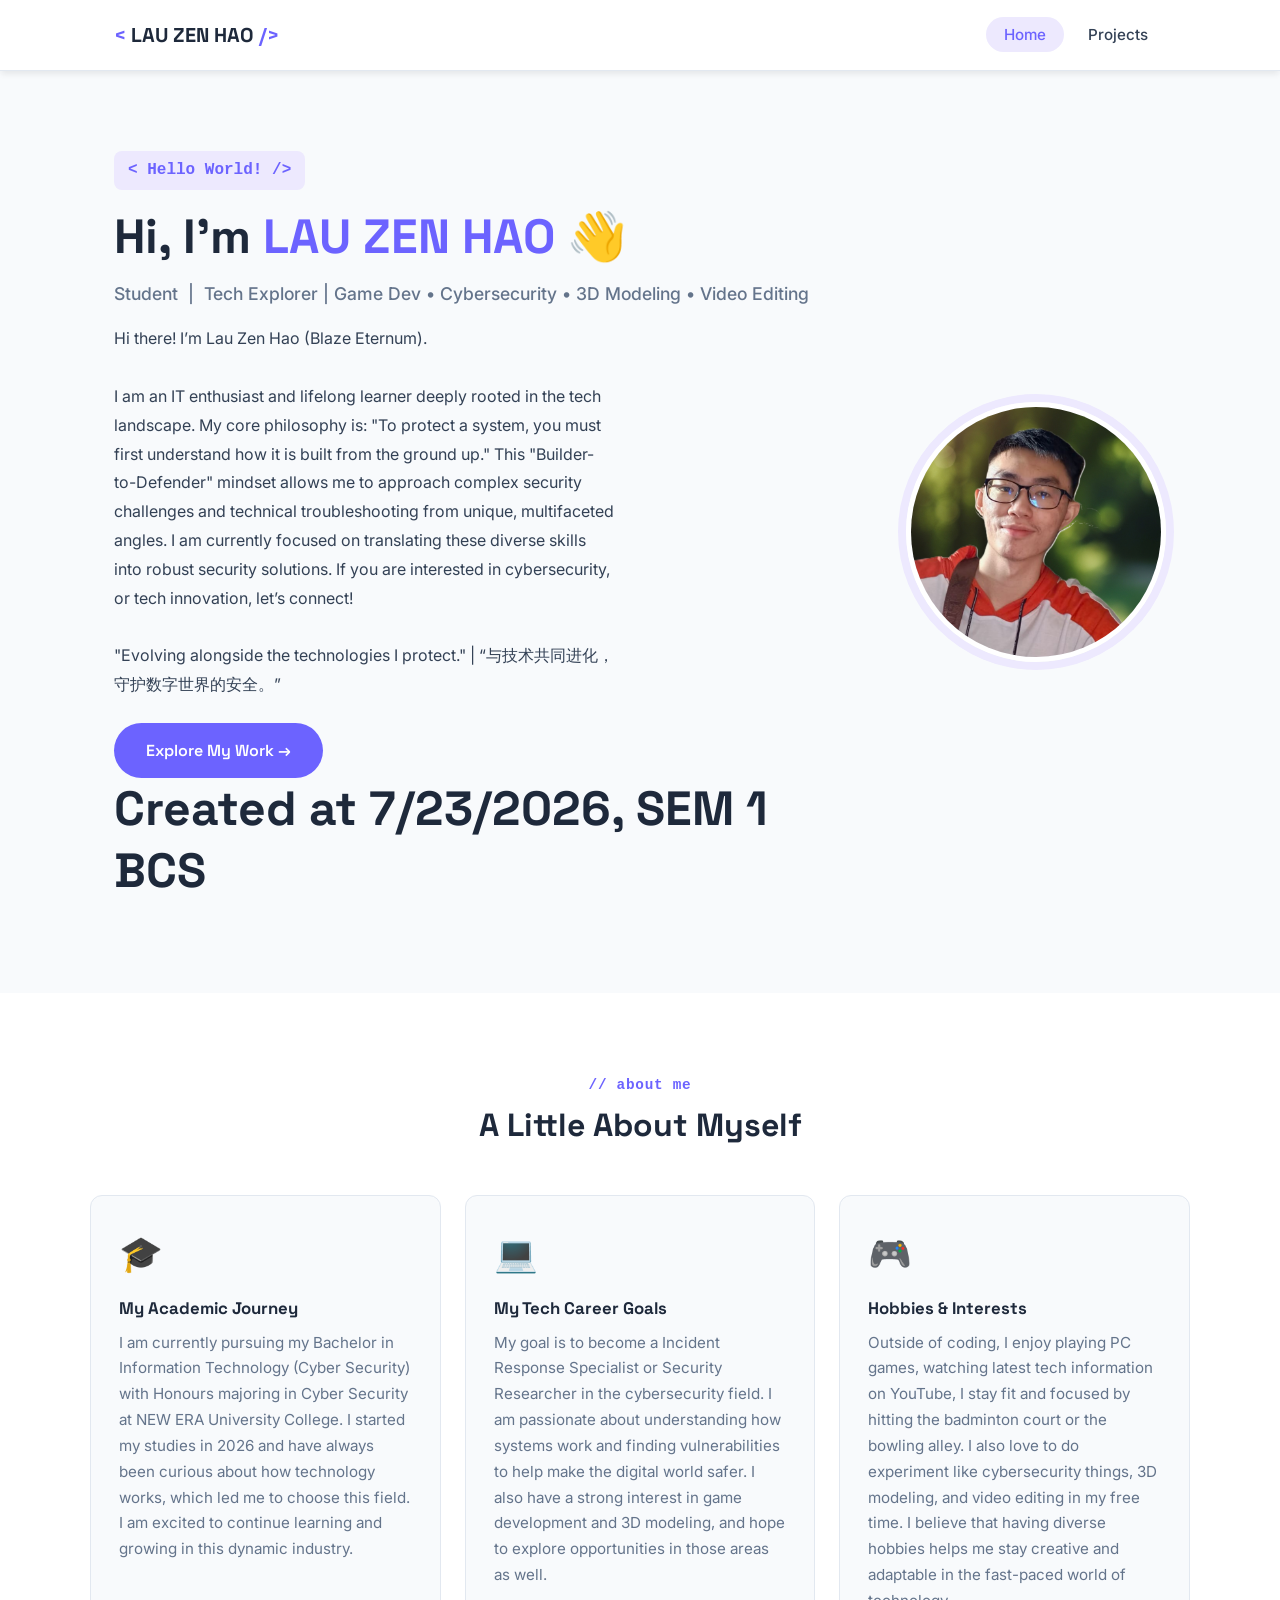
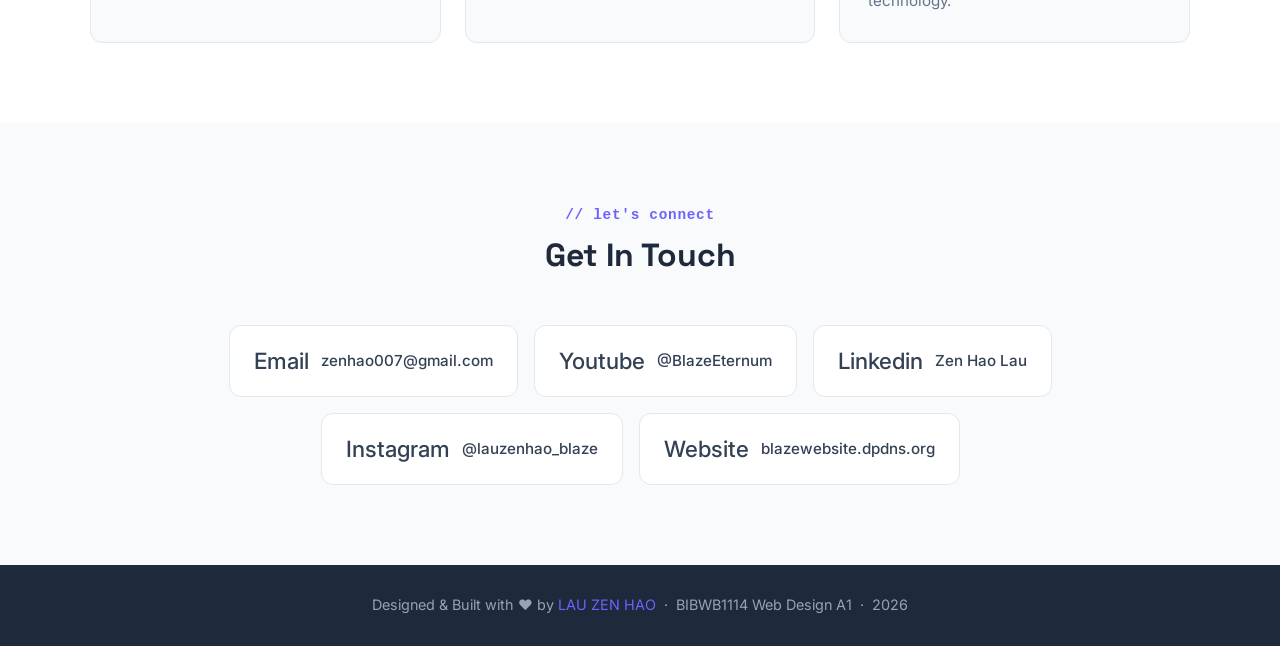
<file: index.html>
<!-- ===================================================
index.html — Main page of your portfolio
Portfolio: LAU ZEN HAO
ID: 2650173-BCS
BIBWB1114 Web Design — Individual Assignment 1
=================================================== -->

<!DOCTYPE html>
<html lang="en">
<head>
    <meta charset="UTF-8">
    <meta name="viewport" content="width=device-width, initial-scale=1.0">

    <!-- Title -->
    <title>LAU ZEN HAO — Web Portfolio</title>

    <!-- Google Fonts: Space Grotesk (headings) + Inter (body) -->
    <link href="https://fonts.googleapis.com/css2?family=Space+Grotesk:wght@400;500;600;700&family=Inter:wght@400;500;600&display=swap" rel="stylesheet">

    <!-- stylesheet -->
    <link rel="stylesheet" href="css/style.css">
</head>
<body>

    <!-- Header and Navigation -->
    <header>
        <nav class="navbar">

            <!-- Logo / Name on the left -->
            <div class="nav-logo">
                <span class="logo-bracket">&lt;</span>
                LAU ZEN HAO          <!-- CHANGE: your name -->
                <span class="logo-bracket">/&gt;</span>
            </div>

            <!-- Navigation links on the right -->
            <ul class="nav-links">
                <li><a href="index.html" class="active">Home</a></li>
                <li><a href="projects.html">Projects</a></li>
            </ul>

        </nav>
    </header>


    <!-- main content-->
    <main>

        <!-- Hero Section -->

        <section class="hero">

            <!-- Text column (left) -->
            <div class="hero-text">

                <!-- Fun code-style greeting badge -->
                <p class="hero-tag">&#60; Hello World! /&#62;</p>

                <h1>Hi, I'm <span class="highlight">LAU ZEN HAO</span> 👋</h1>

                <p class="hero-subtitle">Student &nbsp;|&nbsp; Tech Explorer | Game Dev • Cybersecurity • 3D Modeling • Video Editing</p>

                <!-- bio -->
                <p class="hero-bio">
                    Hi there! I’m Lau Zen Hao (Blaze Eternum).
                    <br><br>
                    I am an IT enthusiast and lifelong learner deeply rooted in the tech landscape. My core philosophy is: "To protect a system, you must first understand how it is built from the ground up." This "Builder-to-Defender" mindset allows me to approach complex security challenges and technical troubleshooting from unique, multifaceted angles.
                    I am currently focused on translating these diverse skills into robust security solutions. If you are interested in cybersecurity, or tech innovation, let’s connect!
                    <br><br>
                    "Evolving alongside the technologies I protect." | “与技术共同进化，守护数字世界的安全。”
                </p>

                <!-- Call-to-action button — links to Page 2 -->
                <a href="projects.html" class="btn-primary">Explore My Work →</a>
                <h1>Created at 7/23/2026, SEM 1 BCS</h1>

            </div>

            <!-- Profile image column (right) -->
            <div class="hero-image">   

                <div class="profile-img-wrapper">
                    <img src="images/Image_blaze.png" alt="LAU ZEN HAO" class="profile-img">
                </div>
            </div>
        </section>


        <!-- -----------------------------------------------
             ABOUT ME SECTION
             3 cards: Academic journey, career goals, hobbies
             ----------------------------------------------- -->
        <section class="about">

            <div class="section-header">
                <span class="section-tag">// about me</span>
                <h2>A Little About Myself</h2>
            </div>

            <div class="about-content">

                <!-- Card 1: Academic Journey -->
                <div class="about-card">
                    <span class="about-icon">🎓</span>
                    <h3>My Academic Journey</h3>
                    <p>
                        I am currently pursuing my Bachelor in Information Technology (Cyber Security) with Honours
                        majoring in Cyber Security at NEW ERA University College. I started my studies
                        in 2026 and have always been curious about how technology works, which led me to choose this field. 
                        I am excited to continue learning and growing in this dynamic industry.
                    </p>
                </div>

                <!-- Card 2: Career Goals -->
                <div class="about-card">
                    <span class="about-icon">💻</span>
                    <h3>My Tech Career Goals</h3>
                    <p>
                        My goal is to become a Incident Response Specialist or Security Researcher in the cybersecurity field.
                        I am passionate about understanding how systems work and finding vulnerabilities to help make the digital world safer. 
                        I also have a strong interest in game development and 3D modeling, and hope to explore opportunities in those areas as well.
                    </p>
                </div>

                <!-- Card 3: Hobbies -->
                <div class="about-card">
                    <span class="about-icon">🎮</span>
                    <h3>Hobbies & Interests</h3>
                    <p>
                        Outside of coding, I enjoy playing PC games, watching latest tech 
                        information on YouTube, I stay fit and focused by hitting the badminton court or the bowling alley.
                        I also love to do experiment like cybersecurity things, 3D modeling, and video editing in my free time. 
                        I believe that having diverse hobbies helps me stay creative and adaptable in the fast-paced world of technology.
                    </p>
                </div>

            </div>
        </section>


        <!-- -----------------------------------------------
             CONTACT / SOCIAL LINKS SECTION
             ----------------------------------------------- -->
        <section class="contact-section">

            <div class="contact-wrapper">

                <div class="section-header">
                    <span class="section-tag">// let's connect</span>
                    <h2>Get In Touch</h2>
                </div>

                <div class="contact-links">

                    <a href="mailto:zenhao007@gmail.com" class="contact-card">
                        <span class="contact-icon">Email</span>
                        <span>zenhao007@gmail.com</span>
                    </a>

                    <a href="https://www.youtube.com/@BlazeEternum" target="_blank" class="contact-card">
                        <span class="contact-icon">Youtube</span>
                        <span>@BlazeEternum</span>
                    </a>

                    <a href="https://www.linkedin.com/in/zen-hao-lau-334884223/" target="_blank" class="contact-card">
                        <span class="contact-icon">Linkedin</span>
                        <span>Zen Hao Lau</span>
                    </a>
                    
                    <a href="https://www.instagram.com/lauzenhao_blaze/" target="_blank" class="contact-card">
                        <span class="contact-icon">Instagram</span>
                        <span>@lauzenhao_blaze</span>
                    </a>

                    <a href="https://blazewebsite.dpdns.org/" target="_blank" class="contact-card">
                        <span class="contact-icon">Website</span>
                        <span>blazewebsite.dpdns.org</span>
                    </a>

                </div>
            </div>
        </section>


    </main>


    <!-- FOOTER -->
    <footer>
        <p>
            Designed &amp; Built with ❤️ by <span class="highlight">LAU ZEN HAO</span>
            &nbsp;·&nbsp; BIBWB1114 Web Design A1 &nbsp;·&nbsp; 2026
        </p>
    </footer>


</body>
</html>
</file>
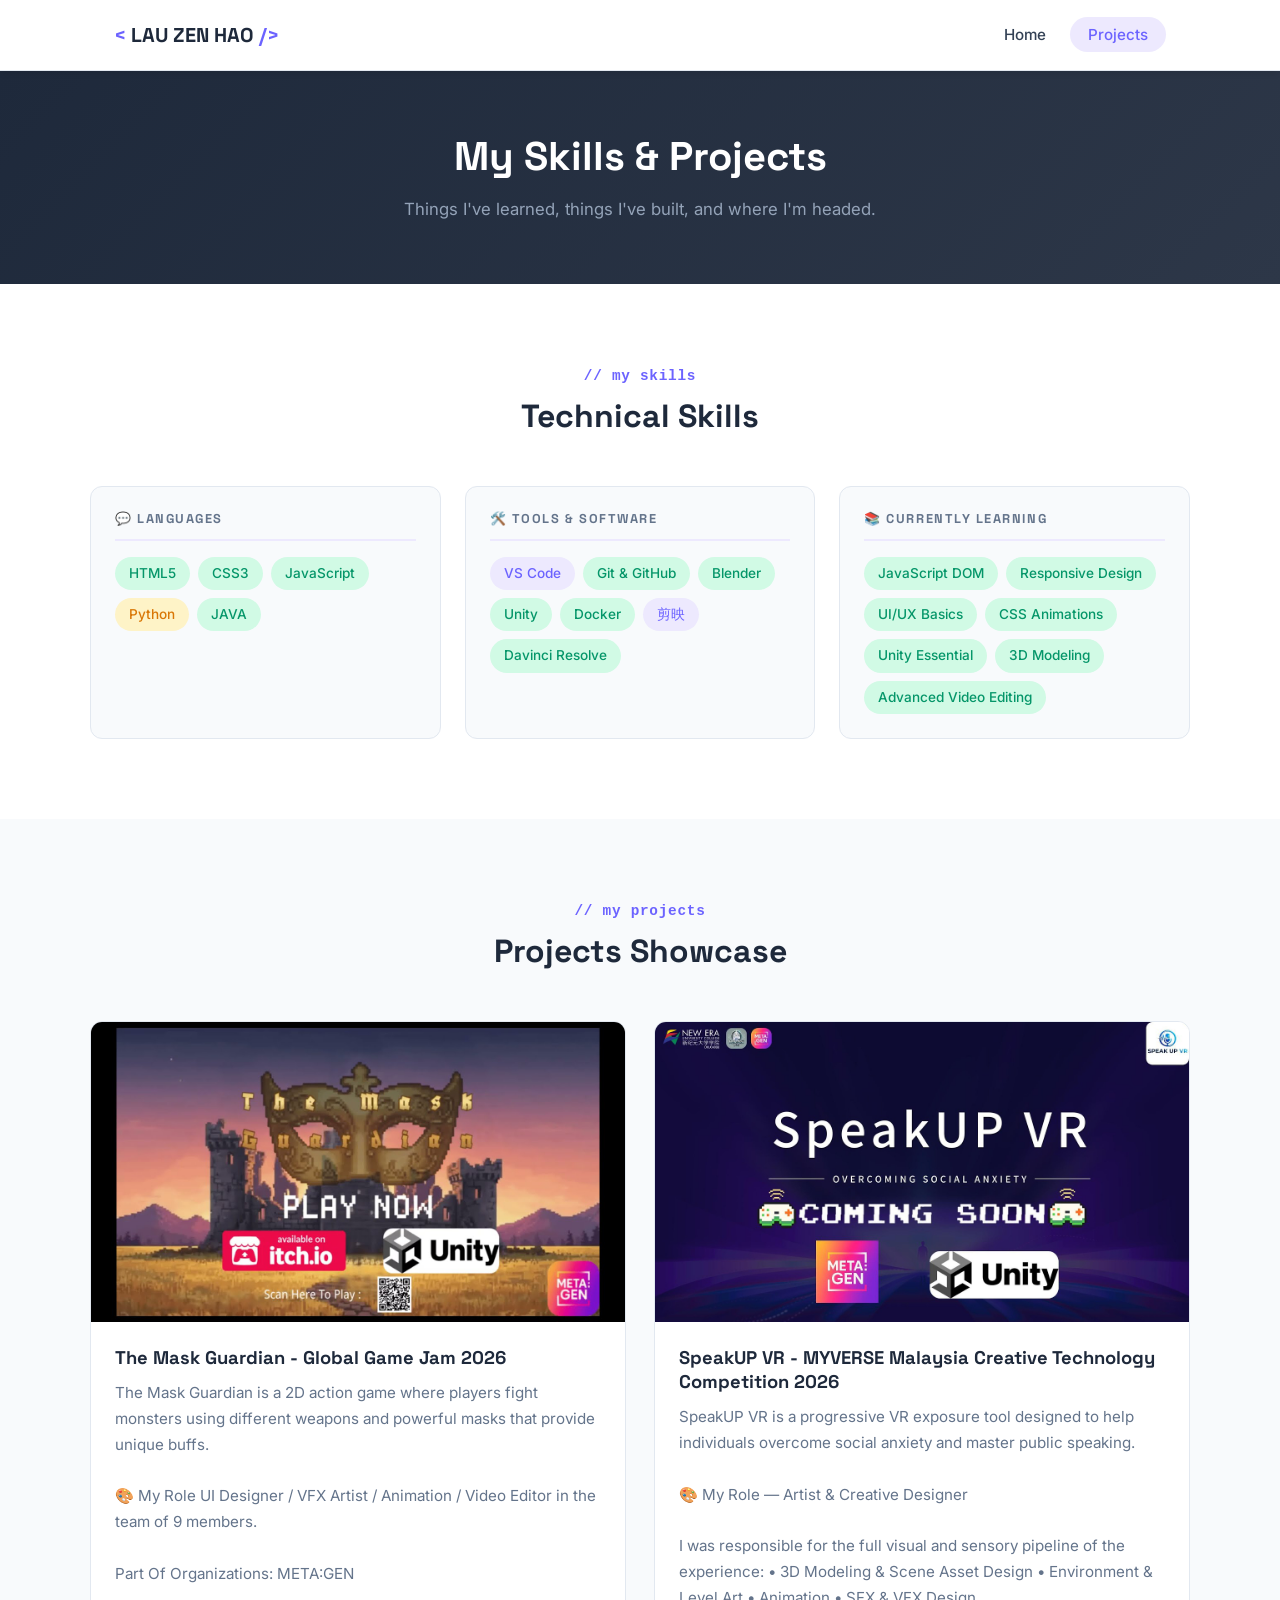
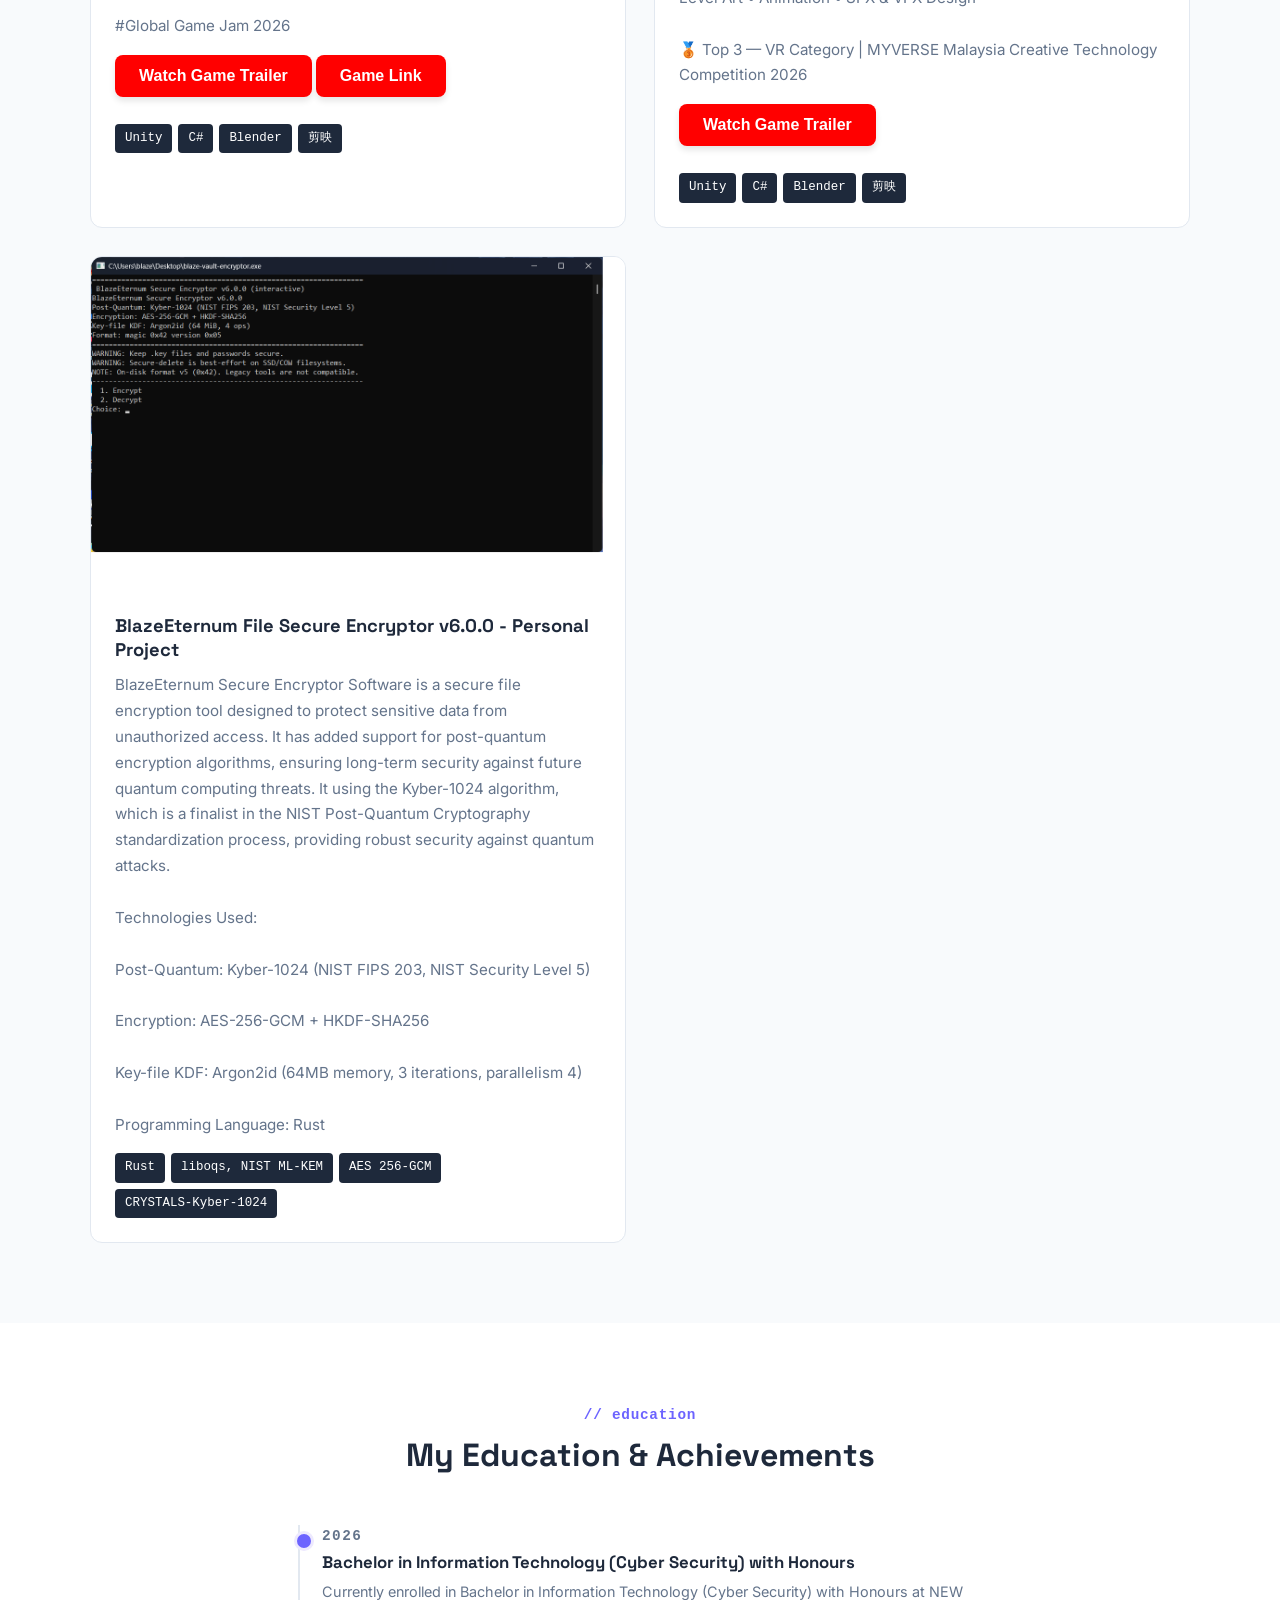
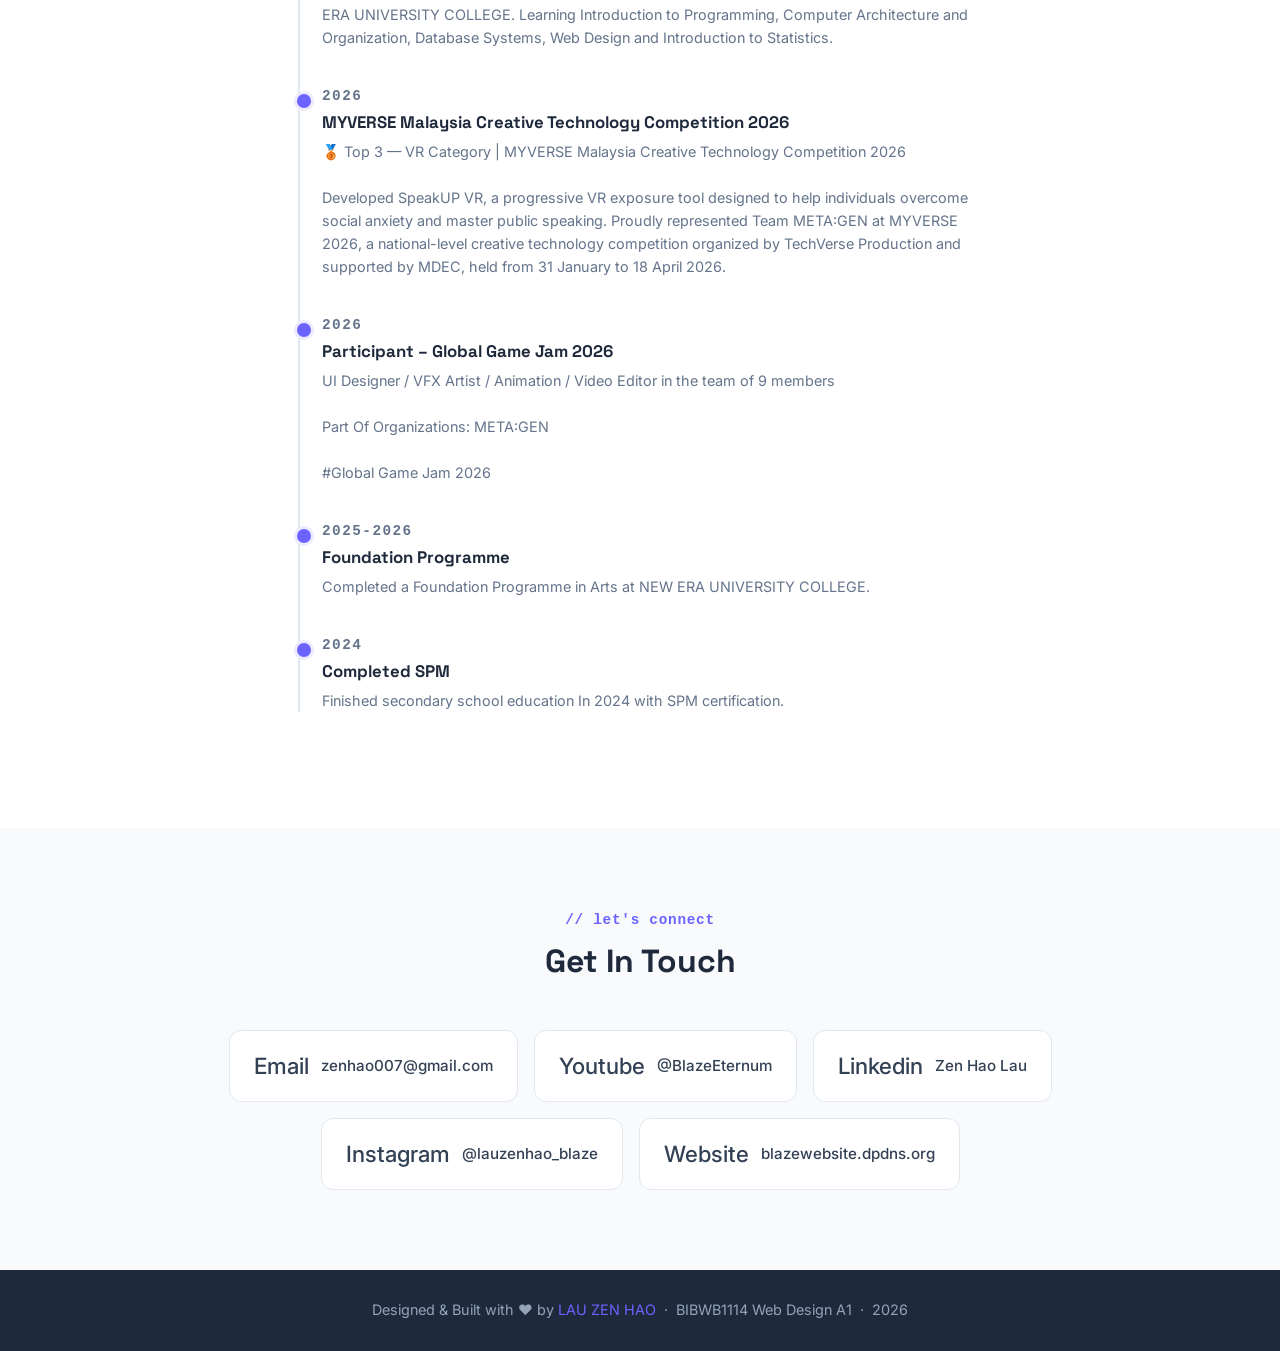
<file: projects.html>
<!-- ===================================================
projects.html — Projects page of your portfolio
Portfolio: LAU ZEN HAO
ID: 2650173-BCS
BIBWB1114 Web Design — Individual Assignment 1
=================================================== -->


<!DOCTYPE html>
<html lang="en">
<head>
    <meta charset="UTF-8">
    <meta name="viewport" content="width=device-width, initial-scale=1.0">

    <title>Projects &amp; Skills — LAU ZEN HAO</title>

    <!-- Google Fonts -->
    <link href="https://fonts.googleapis.com/css2?family=Space+Grotesk:wght@400;500;600;700&family=Inter:wght@400;500;600&display=swap" rel="stylesheet">

    <!-- stylesheet -->
    <link rel="stylesheet" href="css/style.css">
</head>
<body>


    <!-- HEADER AND NAVIGATION -->
    <header>
        <nav class="navbar">

            <div class="nav-logo">
                <span class="logo-bracket">&lt;</span>
                LAU ZEN HAO
                <span class="logo-bracket">/&gt;</span>
            </div>

            <ul class="nav-links">
                <li><a href="index.html">Home</a></li>
                <li><a href="projects.html" class="active">Projects</a></li>
            </ul>

        </nav>
    </header>


    <!-- MAIN CONTENT -->
    <main>


        <!-- -----------------------------------------------
             PAGE BANNER (top section of Page 2)
             ----------------------------------------------- -->
        <section class="page-banner">
            <h1>My Skills &amp; Projects</h1>
            <!-- CHANGE: Write a short description for this page -->
            <p>Things I've learned, things I've built, and where I'm headed.</p>
        </section>


        <!-- -----------------------------------------------
             TECHNICAL SKILLS SECTION
             Color guide:
               .skill-tag          = purple  (already learned)
               .skill-tag.beginner = yellow  (just started)
               .skill-tag.learning = green   (currently studying)
             ----------------------------------------------- -->
        <section class="skills-section">
            <div class="skills-container">

                <div class="section-header">
                    <span class="section-tag">// my skills</span>
                    <h2>Technical Skills</h2>
                </div>

                <div class="skills-grid">

                    <!-- ---- Languages ---- -->
                    <div class="skill-category">
                        <h3>💬 Languages</h3>
                        <div class="skill-tags">
                            <span class="skill-tag learning">HTML5</span>
                            <span class="skill-tag learning">CSS3</span>
                            <span class="skill-tag learning">JavaScript</span>
                            <span class="skill-tag beginner">Python</span>
                            <span class="skill-tag learning">JAVA</span>
                        </div>
                    </div>

                    <!-- ---- Tools & Software ---- -->
                    <div class="skill-category">
                        <h3>🛠️ Tools &amp; Software</h3>
                        <div class="skill-tags">
                            <!-- CHANGE: Update based on what YOU use -->
                            <span class="skill-tag">VS Code</span>
                            <span class="skill-tag learning">Git &amp; GitHub</span>
                            <span class="skill-tag learning">Blender</span>
                            <span class="skill-tag learning">Unity</span>
                            <span class="skill-tag learning">Docker</span>
                            <span class="skill-tag">剪映</span>
                            <span class="skill-tag learning">Davinci Resolve</span>
                        </div>
                    </div>

                    <!-- ---- Currently Learning ---- -->
                    <div class="skill-category">
                        <h3>📚 Currently Learning</h3>
                        <div class="skill-tags">
                            <!-- CHANGE: What are you learning right now? -->
                            <span class="skill-tag learning">JavaScript DOM</span>
                            <span class="skill-tag learning">Responsive Design</span>
                            <span class="skill-tag learning">UI/UX Basics</span>
                            <span class="skill-tag learning">CSS Animations</span>
                            <span class="skill-tag learning">Unity Essential</span>
                            <span class="skill-tag learning">3D Modeling</span>
                            <span class="skill-tag learning">Advanced Video Editing</span>
                        </div>
                    </div>

                </div>
            </div>
        </section>


        <!-- -----------------------------------------------
             PROJECTS SHOWCASE SECTION
             ----------------------------------------------- -->
        <section class="projects-section">
            <div class="projects-container">

                <div class="section-header">
                    <span class="section-tag">// my projects</span>
                    <h2>Projects Showcase</h2>
                </div>

                <div class="projects-grid">


                    <!-- PROJECT CARD 1 -->
                    <div class="project-card">
                        <img src="images/themaskguardian.jpg" alt="The Mask Guardian" class="project-img">

                        <div class="project-body">

                            <h3>The Mask Guardian - Global Game Jam 2026</h3>

                            <p>
                                The Mask Guardian is a 2D action game where players fight monsters using different weapons and powerful masks that provide unique buffs.
                                <br><br>
                                🎨 My Role
                                UI Designer / VFX Artist / Animation / Video Editor in the team of 9 members.
                                <br><br>
                                Part Of Organizations: META:GEN
                                <br><br>
                                #Global Game Jam 2026
                            </p>
                            <button onclick="window.open('https://www.youtube.com/watch?v=eMAPclollZ8', '_blank');"> Watch Game Trailer </button>
                            <button onclick="window.open('https://metagenteyben.itch.io/the-mask-guardian', '_blank');"> Game Link </button>
                            <br><br>

                            <div class="project-tech">
                                <span class="tech-badge">Unity</span>
                                <span class="tech-badge">C#</span>
                                <span class="tech-badge">Blender</span>
                                <span class="tech-badge">剪映</span>
                            </div>

                        </div>
                    </div>

                        
                    <!-- PROJECT CARD 2 -->
                    <div class="project-card">
                        <img src="images/SpeakUP_VR.jpg" alt="SpeakUP VR" class="project-img">

                        <div class="project-body">

                            <h3>SpeakUP VR - MYVERSE Malaysia Creative Technology Competition 2026</h3>

                            <p>
                            SpeakUP VR is a progressive VR exposure tool designed to help individuals overcome social anxiety and master public speaking.
                            <br><br>
                            🎨 My Role — Artist & Creative Designer
                            <br><br>
                            I was responsible for the full visual and sensory pipeline of the experience:
                            • 3D Modeling & Scene Asset Design
                            • Environment & Level Art
                            • Animation
                            • SFX & VFX Design
                            <br><br>
                            🥉 Top 3 — VR Category | MYVERSE Malaysia Creative Technology Competition 2026
                            </p>
                            <button onclick="window.open('https://www.youtube.com/watch?v=Lp8jquOtJiI', '_blank');"> Watch Game Trailer </button>
                            <br><br>

                            <div class="project-tech">
                                <span class="tech-badge">Unity</span>
                                <span class="tech-badge">C#</span>
                                <span class="tech-badge">Blender</span>
                                <span class="tech-badge">剪映</span>
                            </div>

                        </div>
                    </div>


                    <!-- PROJECT CARD 3 -->
                    <div class="project-card">
                        <img src="images/Encryptor.png" alt="BlazeEternum File Secure Encryptor v6.0.0" class="project-img">

                        <div class="project-body">

                            <h3>BlazeEternum File Secure Encryptor v6.0.0 - Personal Project</h3>

                            <p>
                            BlazeEternum Secure Encryptor Software is a secure file encryption tool designed to protect sensitive data from unauthorized access.
                            It has added support for post-quantum encryption algorithms, ensuring long-term security against future quantum computing threats.
                            It using the Kyber-1024 algorithm, which is a finalist in the NIST Post-Quantum Cryptography standardization process, providing robust security against quantum attacks.  
                            <br><br>
                            Technologies Used:
                            <br><br>
                            Post-Quantum: Kyber-1024 (NIST FIPS 203, NIST Security Level 5)
                            <br><br>
                            Encryption: AES-256-GCM + HKDF-SHA256
                            <br><br>
                            Key-file KDF: Argon2id (64MB memory, 3 iterations, parallelism 4)
                            <br><br>
                            Programming Language: Rust
                            </p>

                            <div class="project-tech">
                                <span class="tech-badge">Rust</span>
                                <span class="tech-badge">liboqs, NIST ML-KEM</span>
                                <span class="tech-badge">AES 256-GCM</span>
                                <span class="tech-badge">CRYSTALS-Kyber-1024</span>
                            </div>

                        </div>
                    </div>
                </div>
            </div>
        </section>


        <!-- -----------------------------------------------
             EDUCATION / ACHIEVEMENTS TIMELINE
             ----------------------------------------------- -->
        <section class="education-section">
            <div class="education-container">

                <div class="section-header">
                    <span class="section-tag">// education</span>
                    <h2>My Education &amp; Achievements</h2>
                </div>

                <div class="timeline">


                    <!-- Timeline Item 1 -->
                    <div class="timeline-item">
                        <p class="timeline-year">2026</p>
                        <h3>Bachelor in Information Technology (Cyber Security) with Honours</h3>
                        <p>
                            Currently enrolled in Bachelor in Information Technology (Cyber Security) with Honours at NEW ERA UNIVERSITY COLLEGE. 
                            Learning Introduction to Programming, Computer Architecture and Organization, Database Systems, Web Design and Introduction to Statistics.
                        </p>
                    </div>

                    <div class="timeline-item">
                        <p class="timeline-year">2026</p>
                        <h3>MYVERSE Malaysia Creative Technology Competition 2026</h3>
                        <p>
                            🥉 Top 3 — VR Category | MYVERSE Malaysia Creative Technology Competition 2026
                            <br><br>
                             Developed SpeakUP VR, a progressive VR exposure tool designed to help individuals overcome social anxiety and master public speaking.
                            Proudly represented Team META:GEN at MYVERSE 2026, a national-level creative technology competition organized by TechVerse Production and supported by MDEC, held from 31 January to 18 April 2026.
                        </p>
                    </div>

                    <div class="timeline-item">
                        <p class="timeline-year">2026</p>
                        <h3>Participant – Global Game Jam 2026</h3>
                        <p>
                            UI Designer / VFX Artist / Animation / Video Editor in the team of 9 members
                            <br><br>
                            Part Of Organizations: META:GEN
                            <br><br>
                            #Global Game Jam 2026
                        </p>
                    </div>

                    <!-- Timeline Item 2 -->
                    <div class="timeline-item">
                        <p class="timeline-year">2025-2026</p>
                        <h3>Foundation Programme</h3>
                        <p>
                            Completed a Foundation Programme in Arts at NEW ERA UNIVERSITY COLLEGE. 
                        </p>
                    </div>

                    <!-- Timeline Item 3 -->
                    <div class="timeline-item">
                        <p class="timeline-year">2024</p>
                        <h3>Completed SPM</h3>
                        <p>
                            Finished secondary school education In 2024 with SPM certification.
                        </p>
                    </div>
                </div>
            </div>
        </section>


        <!-- -----------------------------------------------
             CONTACT SECTION
             ----------------------------------------------- -->
        <section class="contact-section">
            <div class="contact-wrapper">

                <div class="section-header">
                    <span class="section-tag">// let's connect</span>
                    <h2>Get In Touch</h2>
                </div>

                <div class="contact-links">

                    <a href="mailto:zenhao007@gmail.com" class="contact-card">
                        <span class="contact-icon">Email</span>
                        <span>zenhao007@gmail.com</span>
                    </a>

                    <a href="https://www.youtube.com/@BlazeEternum" target="_blank" class="contact-card">
                        <span class="contact-icon">Youtube</span>
                        <span>@BlazeEternum</span>
                    </a>

                    <a href="https://www.linkedin.com/in/zen-hao-lau-334884223/" target="_blank" class="contact-card">
                        <span class="contact-icon">Linkedin</span>
                        <span>Zen Hao Lau</span>
                    </a>

                    
                    <a href="https://www.instagram.com/lauzenhao_blaze/" target="_blank" class="contact-card">
                        <span class="contact-icon">Instagram</span>
                        <span>@lauzenhao_blaze</span>
                    </a>

                    <a href="https://blazewebsite.dpdns.org/" target="_blank" class="contact-card">
                        <span class="contact-icon">Website</span>
                        <span>blazewebsite.dpdns.org</span>
                    </a>

                </div>
            </div>
        </section>


    </main>


    <!-- FOOTER -->
    <footer>
        <p>
            Designed &amp; Built with ❤️ by <span class="highlight">LAU ZEN HAO</span>
            &nbsp;·&nbsp; BIBWB1114 Web Design A1 &nbsp;·&nbsp; 2026
        </p>
    </footer>


</body>
</html>
</file>
<file: css/style.css>
/* ============================================================
   STYLE.CSS — Main Stylesheet
   Portfolio: LAU ZEN HAO
    ID: 2650173-BCS
   BIBWB1114 Web Design — Individual Assignment 1
   ============================================================ */


/* ---- 1. GOOGLE FONTS are imported in HTML <link> ---- */


/* ---- 2. RESET — removes default browser spacing ---- */
* {
    margin: 0;
    padding: 0;
    box-sizing: border-box;
}


/* ---- 3. COLOR PALETTE (CSS Variables) ---- */
:root {
    --primary:        #6C63FF;     /* Main accent — purple */
    --primary-light:  #EDE9FE;     /* Soft background tint */
    --accent:         #10B981;     /* Secondary — green */

    --dark:           #1E293B;     /* Headings & dark backgrounds */
    --text:           #334155;     /* Body text */
    --text-light:     #64748B;     /* Subtle/muted text */
    --bg:             #F8FAFC;     /* Page background */
    --white:          #FFFFFF;     /* Cards & panels */
    --border:         #E2E8F0;     /* Dividers and borders */

    --radius:         12px;        /* Card corner roundness */
    --radius-sm:      8px;
    --shadow:         0 4px 6px -1px rgba(0,0,0,0.08);
    --shadow-hover:   0 10px 25px -5px rgba(108, 99, 255, 0.18);

    --font-display:   'Space Grotesk', sans-serif;  /* Headings */
    --font-body:      'Inter', sans-serif;           /* Body text */
}


/* ---- 4. BASE STYLES ---- */
html {
    scroll-behavior: smooth;
}

body {
    font-family: var(--font-body);
    background-color: var(--bg);
    color: var(--text);
    line-height: 1.7;
    font-size: 16px;
}

h1, h2, h3 {
    font-family: var(--font-display);
    color: var(--dark);
    line-height: 1.3;
}

a {
    text-decoration: none;
    color: inherit;
}

img {
    max-width: 100%;
    display: block;
}

ul {
    list-style: none;
}


/* ---- 5. REUSABLE UTILITY CLASSES ---- */

/* Purple highlight for key words */
.highlight {
    color: var(--primary);
}

/* Code-style label above section titles */
.section-tag {
    font-family: 'Courier New', monospace;
    color: var(--primary);
    font-size: 0.9rem;
    font-weight: 600;
    letter-spacing: 0.05em;
    display: block;
    margin-bottom: 8px;
}

/* Centered title block for each section */
.section-header {
    text-align: center;
    margin-bottom: 48px;
}

.section-header h2 {
    font-size: 2rem;
    color: var(--dark);
}


/* ============================================================
   6. BUTTON
   ============================================================ */
.btn-primary {
    display: inline-block;
    background-color: var(--primary);
    color: var(--white) !important;
    padding: 14px 32px;
    border-radius: 50px;
    font-family: var(--font-display);
    font-weight: 600;
    font-size: 1rem;
    transition: all 0.3s ease;
    margin-top: 24px;
    border: none;
    cursor: pointer;
}

.btn-primary:hover {
    background-color: #5A52D5;
    transform: translateY(-2px);
    box-shadow: var(--shadow-hover);
}


/* ============================================================
   7. NAVIGATION (shared on both pages)
   ============================================================ */
header {
    background-color: var(--white);
    border-bottom: 1px solid var(--border);
    position: sticky;
    top: 0;
    z-index: 100;
    box-shadow: var(--shadow);
}

.navbar {
    max-width: 1100px;
    margin: 0 auto;
    padding: 0 24px;
    height: 70px;
    display: flex;
    align-items: center;
    justify-content: space-between;
}

/* Logo on the left */
.nav-logo {
    font-family: var(--font-display);
    font-size: 1.25rem;
    font-weight: 700;
    color: var(--dark);
}

.logo-bracket {
    color: var(--primary);
}

/* Nav links on the right */
.nav-links {
    display: flex;
    gap: 6px;
}

.nav-links a {
    padding: 8px 18px;
    border-radius: 50px;
    font-weight: 500;
    font-size: 0.95rem;
    color: var(--text);
    transition: all 0.2s ease;
}

.nav-links a:hover,
.nav-links a.active {
    background-color: var(--primary-light);
    color: var(--primary);
}


/* ============================================================
   8. FOOTER (shared on both pages)
   ============================================================ */
footer {
    background-color: var(--dark);
    color: #94A3B8;
    text-align: center;
    padding: 28px 24px;
    font-size: 0.9rem;
}

footer .highlight {
    color: var(--primary);
}


/* ============================================================
   PAGE 1 STYLES — index.html
   ============================================================ */

/* ---- 9. HERO SECTION ---- */
.hero {
    max-width: 1100px;
    margin: 0 auto;
    padding: 80px 24px;
    display: flex;
    align-items: center;
    gap: 60px;
}

.hero-text {
    flex: 1;
}

/* Code-style greeting badge */
.hero-tag {
    font-family: 'Courier New', monospace;
    font-size: 1rem;
    color: var(--primary);
    font-weight: 600;
    background-color: var(--primary-light);
    display: inline-block;
    padding: 6px 14px;
    border-radius: var(--radius-sm);
    margin-bottom: 16px;
}

.hero-text h1 {
    font-size: 3rem;
    margin-bottom: 10px;
    font-weight: 700;
}

.hero-subtitle {
    font-size: 1.1rem;
    color: var(--text-light);
    font-weight: 500;
    margin-bottom: 16px;
}

.hero-bio {
    font-size: 1rem;
    color: var(--text);
    line-height: 1.8;
    max-width: 500px;
}

/* Profile image section */
.hero-image {
    flex: 0 0 auto;
}

.profile-img-wrapper {
    width: 260px;
    height: 260px;
    border-radius: 50%;
    overflow: hidden;
    border: 5px solid var(--white);
    box-shadow: 0 0 0 8px var(--primary-light), var(--shadow);
}

.profile-img {
    width: 100%;
    height: 100%;
    object-fit: cover;
}

/* Shown when no photo is provided */
.profile-placeholder {
    width: 260px;
    height: 260px;
    border-radius: 50%;
    background: linear-gradient(135deg, var(--primary-light), #DDD6FE);
    border: 5px solid var(--white);
    box-shadow: 0 0 0 8px var(--primary-light);
    display: flex;
    flex-direction: column;
    align-items: center;
    justify-content: center;
    font-size: 1rem;
    color: var(--primary);
    text-align: center;
    gap: 8px;
    font-weight: 600;
}

.profile-placeholder .placeholder-emoji {
    font-size: 3rem;
}


/* ---- 10. ABOUT ME SECTION ---- */
.about {
    background-color: var(--white);
    padding: 80px 24px;
}

.about-content {
    max-width: 1100px;
    margin: 0 auto;
    display: grid;
    grid-template-columns: repeat(3, 1fr);
    gap: 24px;
}

.about-card {
    background-color: var(--bg);
    border: 1px solid var(--border);
    border-radius: var(--radius);
    padding: 28px;
    transition: all 0.3s ease;
}

.about-card:hover {
    border-color: var(--primary);
    box-shadow: var(--shadow-hover);
    transform: translateY(-4px);
}

.about-icon {
    font-size: 2.2rem;
    display: block;
    margin-bottom: 14px;
}

.about-card h3 {
    font-size: 1.05rem;
    margin-bottom: 10px;
    color: var(--dark);
}

.about-card p {
    font-size: 0.95rem;
    color: var(--text-light);
    line-height: 1.7;
}


/* ---- 11. CONTACT SECTION (Page 1) ---- */
.contact-section {
    padding: 80px 24px;
}

.contact-wrapper {
    max-width: 1100px;
    margin: 0 auto;
}

.contact-links {
    display: flex;
    gap: 16px;
    flex-wrap: wrap;
    justify-content: center;
}

.contact-card {
    display: flex;
    align-items: center;
    gap: 12px;
    background-color: var(--white);
    border: 1px solid var(--border);
    border-radius: var(--radius);
    padding: 16px 24px;
    font-weight: 500;
    font-size: 0.95rem;
    color: var(--text);
    transition: all 0.25s ease;
}

.contact-card:hover {
    border-color: var(--primary);
    color: var(--primary);
    box-shadow: var(--shadow);
    transform: translateY(-2px);
}

.contact-icon {
    font-size: 1.4rem;
}


/* ============================================================
   PAGE 2 STYLES — projects.html
   ============================================================ */

/* ---- 12. PAGE BANNER (top of Page 2) ---- */
.page-banner {
    background: linear-gradient(135deg, var(--dark) 0%, #2D3748 100%);
    color: var(--white);
    text-align: center;
    padding: 60px 24px;
}

.page-banner h1 {
    color: var(--white);
    font-size: 2.5rem;
    margin-bottom: 12px;
}

.page-banner p {
    color: #94A3B8;
    font-size: 1.05rem;
}


/* ---- 13. TECHNICAL SKILLS SECTION ---- */
.skills-section {
    padding: 80px 24px;
    background-color: var(--white);
}

.skills-container {
    max-width: 1100px;
    margin: 0 auto;
}

.skills-grid {
    display: grid;
    grid-template-columns: repeat(3, 1fr);
    gap: 24px;
}

.skill-category {
    background-color: var(--bg);
    border: 1px solid var(--border);
    border-radius: var(--radius);
    padding: 24px;
}

.skill-category h3 {
    font-size: 0.8rem;
    text-transform: uppercase;
    letter-spacing: 0.12em;
    color: var(--text-light);
    margin-bottom: 16px;
    padding-bottom: 12px;
    border-bottom: 2px solid var(--primary-light);
}

.skill-tags {
    display: flex;
    flex-wrap: wrap;
    gap: 8px;
}

/* Solid skill (already learned) */
.skill-tag {
    display: inline-block;
    background-color: var(--primary-light);
    color: var(--primary);
    padding: 5px 14px;
    border-radius: 50px;
    font-size: 0.85rem;
    font-weight: 500;
}

/* Currently learning skill — green */
.skill-tag.learning {
    background-color: #D1FAE5;
    color: #059669;
}

/* Beginner skill — yellow */
.skill-tag.beginner {
    background-color: #FEF3C7;
    color: #D97706;
}


/* ---- 14. PROJECTS SECTION ---- */
.projects-section {
    padding: 80px 24px;
    background-color: var(--bg);
}

.projects-container {
    max-width: 1100px;
    margin: 0 auto;
}

.projects-grid {
    display: grid;
    grid-template-columns: repeat(2, 1fr);
    gap: 28px;
}

.project-card {
    background-color: var(--white);
    border: 1px solid var(--border);
    border-radius: var(--radius);
    overflow: hidden;
    transition: all 0.3s ease;
}

.project-card:hover {
    box-shadow: var(--shadow-hover);
    transform: translateY(-5px);
}

/* Real project image */
.project-img {
    width: auto;
    height: auto;
    object-fit: cover;
}

/* Placeholder when no screenshot yet */
.project-placeholder-img {
    width: 100%;
    height: 200px;
    background: linear-gradient(135deg, var(--primary-light), #DDD6FE);
    display: flex;
    flex-direction: column;
    align-items: center;
    justify-content: center;
    font-size: 3rem;
    color: var(--primary);
    gap: 8px;
}

.project-placeholder-img span {
    font-size: 0.9rem;
    font-weight: 600;
    font-family: var(--font-display);
}

.project-body {
    padding: 24px;
}

.project-body h3 {
    font-size: 1.15rem;
    margin-bottom: 10px;
    color: var(--dark);
}

.project-body p {
    font-size: 0.95rem;
    color: var(--text-light);
    line-height: 1.7;
    margin-bottom: 16px;
}

/* Row of technology badges */
.project-tech {
    display: flex;
    flex-wrap: wrap;
    gap: 6px;
}

/* Dark code-style badge */
.tech-badge {
    background-color: var(--dark);
    color: var(--white);
    font-size: 0.78rem;
    padding: 4px 10px;
    border-radius: 4px;
    font-family: 'Courier New', monospace;
}


/* ---- 15. EDUCATION TIMELINE ---- */
.education-section {
    padding: 80px 24px;
    background-color: var(--white);
}

.education-container {
    max-width: 700px;
    margin: 0 auto;
}

/* The vertical line */
.timeline {
    position: relative;
    padding-left: 32px;
}

.timeline::before {
    content: '';
    position: absolute;
    left: 8px;
    top: 0;
    bottom: 0;
    width: 2px;
    background-color: var(--border);
}

.timeline-item {
    position: relative;
    margin-bottom: 36px;
}

/* The dot on the line */
.timeline-item::before {
    content: '';
    position: absolute;
    left: -28px;
    top: 6px;
    width: 14px;
    height: 14px;
    border-radius: 50%;
    background-color: var(--primary);
    border: 3px solid var(--primary-light);
}

.timeline-year {
    font-family: 'Courier New', monospace;
    font-size: 0.8rem;
    font-weight: 700;
    color: var(--primary);
    text-transform: uppercase;
    letter-spacing: 0.1em;
    margin-bottom: 4px;
}

.timeline-item h3 {
    font-size: 1.05rem;
    margin-bottom: 6px;
}

.timeline-item p {
    font-size: 0.9rem;
    color: var(--text-light);
    line-height: 1.6;
}


/* ============================================================
   16. RESPONSIVE DESIGN — Media Queries
   ============================================================ */

/* ---------- Tablet (≤ 900px) ---------- */
@media (max-width: 900px) {

    /* Stack hero vertically, image on top */
    .hero {
        flex-direction: column-reverse;
        text-align: center;
        padding: 60px 24px;
        gap: 40px;
    }

    .hero-text h1 {
        font-size: 2.4rem;
    }

    .hero-bio {
        max-width: 100%;
    }

    /* Single column layout for about cards */
    .about-content {
        grid-template-columns: 1fr;
    }

    /* Single column skills */
    .skills-grid {
        grid-template-columns: 1fr;
    }

    /* Single column projects */
    .projects-grid {
        grid-template-columns: 1fr;
    }
}

/* ---------- Mobile (≤ 600px) ---------- */
@media (max-width: 600px) {

    .navbar {
        padding: 0 16px;
    }

    .nav-logo {
        font-size: 1rem;
    }

    .nav-links a {
        padding: 6px 12px;
        font-size: 0.85rem;
    }

    .hero-text h1 {
        font-size: 1.9rem;
    }

    /* Shrink the profile photo */
    .profile-img-wrapper,
    .profile-placeholder {
        width: 180px;
        height: 180px;
    }

    .section-header h2 {
        font-size: 1.6rem;
    }

    /* Stack contact cards */
    .contact-links {
        flex-direction: column;
        align-items: stretch;
    }

    .contact-card {
        justify-content: center;
    }

    .page-banner h1 {
        font-size: 1.8rem;
    }
}

/* ============================================================
   17. CUSTOM BUTTON (Example of a new style you can add)
   ============================================================ */
button {
  /* Colors and Text */
  background-color: #ff0000; /* YouTube red (change to any color you like) */
  color: #ffffff;            /* White text color */
  font-size: 16px;           /* Size of the text */
  font-weight: bold;         /* Makes the text pop */
  font-family: sans-serif;   /* Clean modern font */

  /* Sizing and Spacing */
  padding: 12px 24px;        /* Spacing inside the button (top/bottom, left/right) */
  border: none;              /* Removes the default ugly grey border */
  border-radius: 8px;        /* Smooth, rounded corners */
  
  /* Interactivity */
  cursor: pointer;           /* Changes the mouse cursor to a hand icon */
  transition: all 0.2s ease; /* Smooth animation when transitioning states */
  box-shadow: 0 4px 6px rgba(0, 0, 0, 0.1); /* Subtle drop shadow */
}

/* Hover State: When the mouse hovers over the button */
button:hover {
  background-color: #cc0000; /* A slightly darker red */
  box-shadow: 0 6px 12px rgba(0, 0, 0, 0.15); /* Stronger shadow */
  transform: translateY(-2px); /* Moves the button up slightly */
}

/* Active State: When the button is actually being clicked */
button:active {
  transform: translateY(0); /* Pushes the button back down */
  box-shadow: 0 2px 4px rgba(0, 0, 0, 0.1); /* Weakens the shadow */
}
</file>
